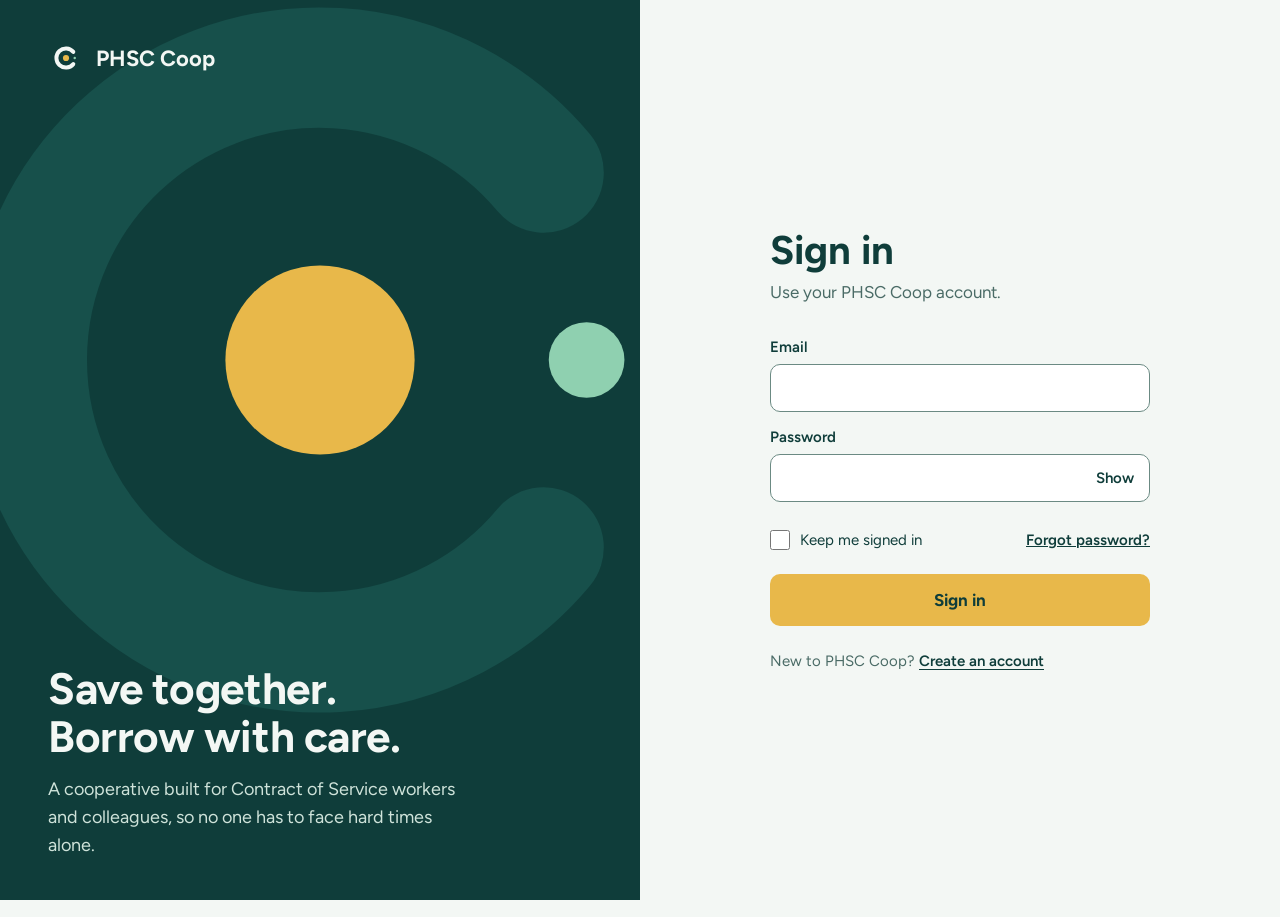
<file: assets/img/PHSC Coop.html>
<!DOCTYPE html>
<html lang="en">
<head>
<meta charset="utf-8">
<meta name="viewport" content="width=device-width, initial-scale=1, viewport-fit=cover">
<title>PHSC Coop</title>
<link rel="stylesheet" href="https://fonts.googleapis.com/css2?family=Figtree:wght@400;500;600;700&display=swap">
<style>
:root{
  --bg:#F3F7F4;--ink:#0F3D3A;--muted:#4A6B66;--field:#FFFFFF;--line:#6B8A83;--err:#A12B2B;--gold:#E8B84A;
  color-scheme:light;
  box-sizing:border-box;
  padding-top:env(safe-area-inset-top,0px);
  padding-bottom:env(safe-area-inset-bottom,0px);
}
@media (prefers-color-scheme:dark){
  :root:not([data-theme="light"]){--bg:#081D1C;--ink:#E6F0EA;--muted:#9CC4B6;--field:#0F2A28;--line:#5F8B82;--err:#FF9C93;color-scheme:dark}
}
:root[data-theme="dark"]{--bg:#081D1C;--ink:#E6F0EA;--muted:#9CC4B6;--field:#0F2A28;--line:#5F8B82;--err:#FF9C93;color-scheme:dark}
html{scroll-padding-top:env(safe-area-inset-top,0px)}
html,body{height:100%;margin:0}
body{background:var(--bg);color:var(--ink);font-family:'Satoshi','Figtree',system-ui,-apple-system,'Segoe UI',Roboto,sans-serif}
[hidden]{display:none!important}
.login{display:grid;grid-template-columns:minmax(0,1fr) minmax(0,1fr);min-height:100%}
.brand{position:relative;overflow:hidden;display:flex;flex-direction:column;justify-content:space-between;gap:40px;background:#0F3D3A;color:#F3F7F4;padding:40px 48px}
.lockup{position:relative;z-index:1;display:flex;align-items:center;gap:12px;font-family:'Satoshi','Figtree',system-ui,sans-serif;font-weight:700;font-size:22px}
.ring{position:absolute;left:50%;top:40%;width:172%;transform:translate(-50%,-50%)}
.tagline{position:relative;z-index:1;max-width:420px}
.tagline h2{margin:0 0 16px;font-family:'Satoshi','Figtree',system-ui,sans-serif;font-weight:700;font-size:44px;line-height:1.08;letter-spacing:-.01em}
.tagline h2 span{display:block}
.tagline p{margin:0;font-size:18px;line-height:1.55;color:#CFE3DA}
.arc,.mint,.core{transform-box:view-box;transform-origin:32px 32px}
.core{animation:breathe 3.6s ease-in-out infinite}
.turn .arc{animation:spin 1.2s 1}
.turn .mint{animation:spin 1.2s .07s 1}
.loading .arc{animation:spin 1.8s infinite}
.loading .mint{animation:spin 1.8s .07s infinite}
.loading .core{animation:land 1.8s infinite}
@keyframes spin{0%{transform:rotate(0);animation-timing-function:cubic-bezier(.65,0,.3,1)}75%,100%{transform:rotate(360deg)}}
@keyframes land{0%,72%{transform:scale(1)}82%{transform:scale(1.28)}100%{transform:scale(1)}}
@keyframes breathe{50%{transform:scale(1.07)}}
@keyframes rise{from{opacity:0;transform:translateY(14px)}to{opacity:1;transform:none}}
@keyframes shake{20%,60%{transform:translateX(-7px)}40%,80%{transform:translateX(7px)}}
.panel{display:flex;align-items:center;justify-content:center;padding:48px 32px}
.view{width:100%;max-width:380px}
.enter>*{animation:rise .55s cubic-bezier(.2,.7,.2,1) both;animation-delay:calc(var(--i,0) * 60ms)}
h1{margin:0 0 8px;font-family:'Satoshi','Figtree',system-ui,sans-serif;font-weight:700;font-size:40px;line-height:1.1}
.sub{margin:0 0 32px;font-size:17px;line-height:1.5;color:var(--muted)}
.group{margin-bottom:16px}
.lbl{display:block;margin:0 0 8px;font-size:15px;font-weight:600}
.field{box-sizing:border-box;width:100%;height:48px;padding:0 14px;border:1.5px solid var(--line);border-radius:10px;background:var(--field);font:inherit;font-size:16px;color:var(--ink);transition:border-color .15s}
.field:focus{border-color:var(--ink)}
.field[aria-invalid]{border-color:var(--err)}
.pwrap{position:relative}
.pwrap .field{padding-right:76px}
.reveal{position:absolute;right:2px;top:2px;height:44px;padding:0 14px;border:0;border-radius:8px;background:transparent;font:inherit;font-size:15px;font-weight:600;color:var(--ink);cursor:pointer}
.row{display:flex;align-items:center;justify-content:space-between;gap:16px;margin-bottom:12px}
.keep{display:flex;align-items:center;gap:10px;min-height:44px;font-size:15px}
.keep input{width:20px;height:20px;margin:0;accent-color:var(--ink)}
.link{display:inline-flex;align-items:center;min-height:44px;font-size:15px;font-weight:600;color:var(--ink)}
.err{margin:0 0 12px;font-size:15px;font-weight:600;color:var(--err)}
.cta{width:100%;height:52px;border:0;border-radius:10px;background:var(--gold);font:inherit;font-size:17px;font-weight:700;color:#0F3D3A;cursor:pointer;transition:transform .15s,filter .15s}
.cta:hover{filter:brightness(.95)}
.cta:active{transform:scale(.99)}
.cta:disabled{cursor:progress;filter:none;opacity:.85}
.cta.shake{animation:shake .4s}
.help{margin:24px 0 0;font-size:15px;line-height:1.5;color:var(--muted)}
.help a{font-weight:600;color:var(--ink);text-decoration:underline;text-underline-offset:3px}
.field:focus-visible,.reveal:focus-visible,.keep input:focus-visible,.link:focus-visible,.help a:focus-visible,.cta:focus-visible{outline:3px solid var(--ink);outline-offset:2px}
.sr{position:absolute;width:1px;height:1px;overflow:hidden;clip:rect(0 0 0 0);white-space:nowrap}
@media (max-width:860px){
  .login{grid-template-columns:minmax(0,1fr)}
  .brand{min-height:150px;padding:24px;gap:24px}
  .tagline h2{margin-bottom:8px;font-size:26px}
  .tagline p{font-size:15px}
  .ring{width:440px;left:84%}
  .panel{align-items:flex-start;padding:32px 24px 48px}
  h1{font-size:34px}
}
@media (prefers-reduced-motion:reduce){*,*::before,*::after{animation:none!important;transition:none!important}}
</style>
</head>
<body>
<div class="login turn" id="root">
  <div class="brand">
    <div class="lockup">
      <svg width="36" height="36" viewBox="0 0 64 64" aria-hidden="true" focusable="false"><path d="M45 21.1A17 17 0 1 0 45 42.9" fill="none" stroke="#F3F7F4" stroke-width="7" stroke-linecap="round"/><circle cx="32" cy="32" r="5.5" fill="#E8B84A"/><circle cx="47.5" cy="32" r="2.2" fill="#8FD0B0"/></svg>
      <span>PHSC Coop</span>
    </div>
    <svg class="ring" viewBox="0 0 64 64" aria-hidden="true" focusable="false"><path class="arc" d="M45 21.1A17 17 0 1 0 45 42.9" fill="none" stroke="#17504B" stroke-width="7" stroke-linecap="round"/><circle class="core" cx="32" cy="32" r="5.5" fill="#E8B84A"/><circle class="mint" cx="47.5" cy="32" r="2.2" fill="#8FD0B0"/></svg>
    <div class="tagline">
      <h2><span>Save together.</span><span>Borrow with care.</span></h2>
      <p>A cooperative built for Contract of Service workers and colleagues, so no one has to face hard times alone.</p>
    </div>
  </div>
  <div class="panel">
    <form class="view" id="login" novalidate>
      <h1>Sign in</h1>
      <p class="sub">Use your PHSC Coop account.</p>
      <div class="group"><label class="lbl" for="l-email">Email</label><input class="field" id="l-email" name="email" type="email" autocomplete="username"></div>
      <div class="group"><label class="lbl" for="l-pw">Password</label><div class="pwrap"><input class="field" id="l-pw" name="pw" type="password" autocomplete="current-password"><button class="reveal" type="button" data-for="l-pw" aria-label="Show password">Show</button></div></div>
      <div class="row"><label class="keep"><input type="checkbox">Keep me signed in</label><a class="link" href="#forgot">Forgot password?</a></div>
      <p class="err" role="alert" hidden></p>
      <button class="cta" type="submit">Sign in</button>
      <p class="help">New to PHSC Coop? <a href="#create-account" data-go="create-account">Create an account</a></p>
    </form>
    <form class="view" id="create-account" novalidate hidden>
      <h1>Create account</h1>
      <p class="sub">Set up your PHSC Coop account.</p>
      <div class="group"><label class="lbl" for="c-name">Full name</label><input class="field" id="c-name" name="name" type="text" autocomplete="name"></div>
      <div class="group"><label class="lbl" for="c-email">Email</label><input class="field" id="c-email" name="email" type="email" autocomplete="email"></div>
      <div class="group"><label class="lbl" for="c-pw">Password</label><div class="pwrap"><input class="field" id="c-pw" name="pw" type="password" autocomplete="new-password"><button class="reveal" type="button" data-for="c-pw" aria-label="Show password">Show</button></div></div>
      <div class="group"><label class="lbl" for="c-confirm">Confirm password</label><input class="field" id="c-confirm" name="confirm" type="password" autocomplete="new-password"></div>
      <p class="err" role="alert" hidden></p>
      <button class="cta" type="submit">Create account</button>
      <p class="help">Already have an account? <a href="#login" data-go="login">Sign in</a></p>
    </form>
  </div>
</div>
<p class="sr" role="status" id="live"></p>
<script>
(function () {
  var root = document.getElementById('root');
  var live = document.getElementById('live');
  var views = { 'login': document.getElementById('login'), 'create-account': document.getElementById('create-account') };
  var titles = { 'login': 'PHSC Coop', 'create-account': 'PHSC Coop' };

  function replay(el, cls) { el.classList.remove(cls); void el.offsetWidth; el.classList.add(cls); }

  function show(name) {
    Object.keys(views).forEach(function (k) { views[k].hidden = (k !== name); });
    var i = 0;
    [].forEach.call(views[name].children, function (el) { el.style.setProperty('--i', i++); });
    replay(views[name], 'enter');
    replay(root, 'turn');
    document.title = titles[name];
  }

  document.addEventListener('click', function (e) {
    var go = e.target.closest('[data-go]');
    if (go) { e.preventDefault(); show(go.getAttribute('data-go')); return; }
    var rev = e.target.closest('.reveal');
    if (rev) {
      var input = document.getElementById(rev.getAttribute('data-for'));
      var hide = input.type === 'password';
      input.type = hide ? 'text' : 'password';
      rev.textContent = hide ? 'Hide' : 'Show';
      rev.setAttribute('aria-label', hide ? 'Hide password' : 'Show password');
    }
  });

  function fail(form, msg, focusEl) {
    var err = form.querySelector('.err');
    err.textContent = msg;
    err.hidden = false;
    replay(form.querySelector('.cta'), 'shake');
    if (focusEl) focusEl.focus();
  }

  Object.keys(views).forEach(function (name) {
    var form = views[name];
    form.addEventListener('submit', function (e) {
      e.preventDefault();
      var fields = [].slice.call(form.querySelectorAll('.field'));
      form.querySelector('.err').hidden = true;
      fields.forEach(function (f) { f.removeAttribute('aria-invalid'); });

      var empty = fields.filter(function (f) { return !f.value.trim(); });
      if (empty.length) {
        empty.forEach(function (f) { f.setAttribute('aria-invalid', 'true'); });
        return fail(form, 'Fill in every field.', empty[0]);
      }
      var confirm = form.elements['confirm'];
      if (confirm && confirm.value !== form.elements['pw'].value) {
        confirm.setAttribute('aria-invalid', 'true');
        return fail(form, 'Passwords don\u2019t match.', confirm);
      }

      var btn = form.querySelector('.cta');
      var label = btn.textContent;
      btn.disabled = true;
      btn.textContent = name === 'login' ? 'Signing in' : 'Creating account';
      live.textContent = btn.textContent;
      root.classList.add('loading');
      setTimeout(function () {
        root.classList.remove('loading');
        btn.disabled = false;
        btn.textContent = label;
        live.textContent = '';
      }, 2600);
    });
  });

  var start = (location.hash || '').replace('#', '');
  show(views[start] ? start : 'login');
})();
</script>
</body>
</html>
</file>
